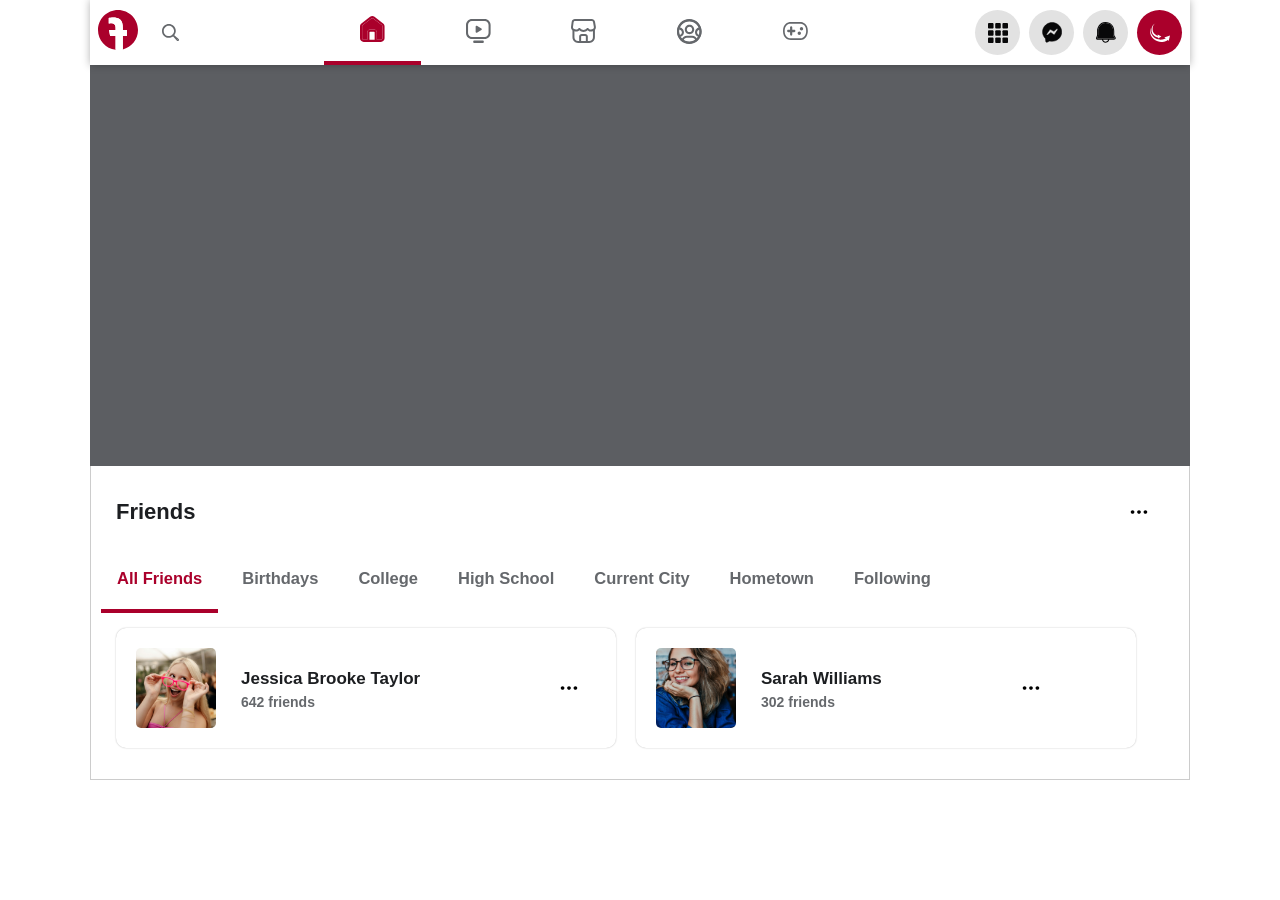
<file: index.html>
<!DOCTYPE html>
<html lang="en">
<head>
  <meta charset="UTF-8">
  <meta name="viewport" content="width=device-width, initial-scale=1.0">
  <title>Fakebook</title>
  <link rel="stylesheet" href="assets/css/main.css">
  <link rel="icon" href="assets/img/logos/fakebook-logo.svg" type="image/svg+xml">
  
</head>
<body>
  <div class="container">
    <header>
      <nav>
        <div class="nav-left">
          <a href="index.html" class="nav-logo">
            <img src="assets/img/logos/fakebook-logo.svg" alt="Fakebook Logo">
          </a>
          <div class="search"> 
              <img class="search-icon" src="assets/img/icons/search.svg" alt="search">
          </div>
        </div>
        <div class="nav-links main-nav">
          <button class="navlinks active" onclick="openMainTab(event, 'home')" id="defaultOpen">
          <img class="nav-icons"  src="assets/img/icons/home-outline.svg" 
              data-icon="assets/img/icons/home-outline.svg"  data-icon-active="assets/img/icons/home-fill.svg" alt="Home">
          </button>
          <button class="navlinks">
            <img class="nav-icons" src="assets/img/icons/video-outline.svg" alt="Videos">
          </button>
          <button class="navlinks">
            <img class="nav-icons" src="assets/img/icons/marketplace-outline.svg" alt="Marketplace">
          </button>
          <button class="navlinks">
            <img class="nav-icons" src="assets/img/icons/groups-outline.svg" alt="Groups">
          </button>
          <button class="navlinks">
            <img class="nav-icons game-icon" src="assets/img/icons/games-outline.svg" alt="Games">
          </button>
        </div>
        <ul class="nav-links">
          <li><a href="#"><img class="nav-icons" src="assets/img/icons/menu-black.svg" alt="Menu"></a></li>
          <li><a href="#"><img class="nav-icons" src="assets/img/icons/messages-black.svg" alt="Messages"></a></li>
          <li><a href="#"><img class="nav-icons" src="assets/img/icons/notification-black.svg" alt="Notifications"></a></li>
          <li class="profile-icon"><a href="#"><img class="nav-icons" src="assets/img/icons/cybepathways-icon-white.svg" alt="CyberPathways Icon"></a></li>
        </ul>
      </nav>
    </header>

    <div class="fakebook-page tabcontent" id="home">
      <section class="fakebook-header">
        <div class="header-img">
        </div>
        <div class="border"></div>
      </section>

      <section class="profile-section friends-list-main">
          <div class="fb-section fb-section-title">
            <h1>Friends</h1>
            <div class="btn more-dots">
                  <img src="assets/img/icons/more-fill.svg">
            </div>
          </div>
            <div class="tab">
              <button class="tablinks active" onclick="openProfileTab(event, 'posts')" id="defaultOpen">All Friends</button>
              <button class="tablinks">Birthdays</button>
              <button class="tablinks">College</button>
              <button class="tablinks">High School</button>
              <button class="tablinks">Current City</button>
              <button class="tablinks">Hometown</button>
              <button class="tablinks">Following</button>
            </div>

            <div class="fb-section friends-list-grid">
             <!-- Profile One: Jessica Brooke Taylor -->
              <a href="/profiles/jessica-b-taylor/index.html" class="friends-list-item">
                <div class="profile-photo friends-list-img profile-img">
                    <img src="/profiles/jessica-b-taylor/assets/img/posts/birthday/birthday-jess.jpg">
                </div>
                <div class="friends-list-info">
                  <p class="friend-name">Jessica Brooke Taylor</p>
                  <span class="friend-name-qty">642 friends</span>
                </div>
                <div class="btn more-dots">
                  <img src="assets/img/icons/more-fill.svg">
                </div>
              </a>

              <!-- Profile Two: Sarah Williams -->
              <a href="/profiles/sarah-williams/index.html" class="friends-list-item">
                <div class="profile-photo friends-list-img profile-img">
                    <img src="/profiles/sarah-williams/assets/img/sarah-williams.jpg">
                </div>
                <div class="friends-list-info">
                  <p class="friend-name">Sarah Williams</p>
                  <span class="friend-name-qty">302 friends</span>
                </div>
                <div class="btn more-dots">
                  <img src="assets/img/icons/more-fill.svg">
                </div>
              </a>
            </div>
        </div>
      </section>

    </div>
  </div>
  <script src="assets/js/main.js"></script>
</body>
</html>
</file>
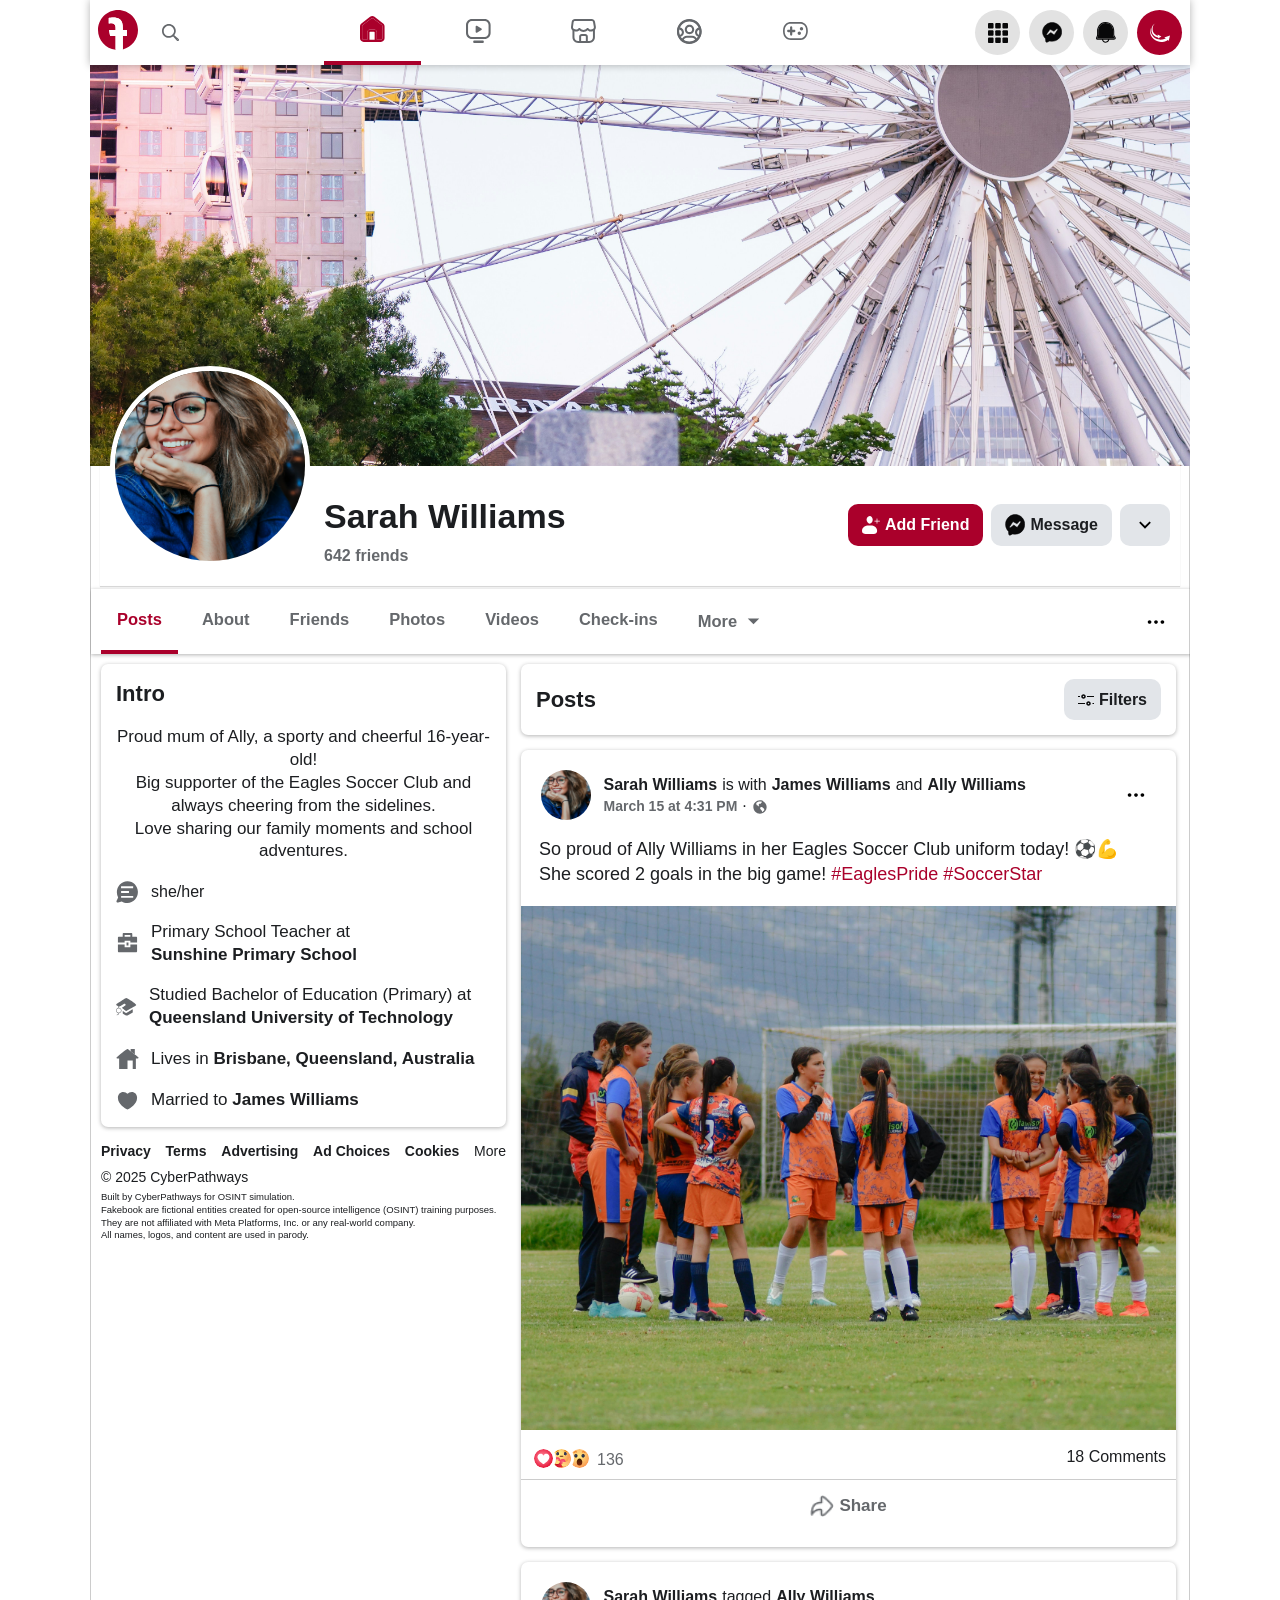
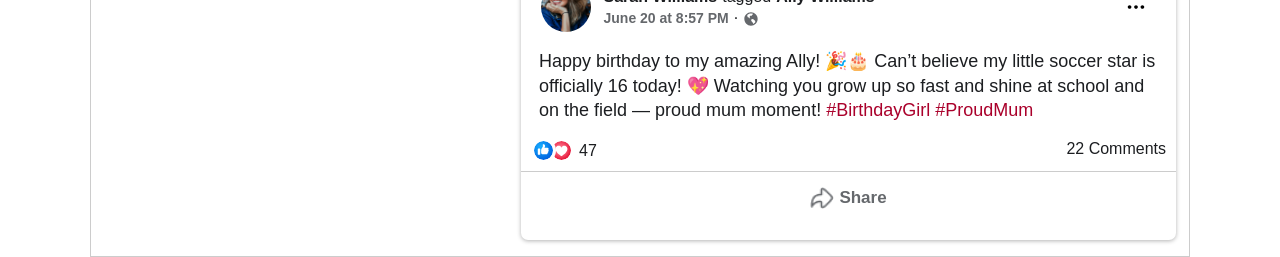
<file: profiles/sarah-williams/index.html>
<!DOCTYPE html>
<html lang="en">
<head>
<meta charset="UTF-8">
<meta name="viewport" content="width=device-width, initial-scale=1.0">

<!--=============== SEO & LINK PREVIEWS ===============-->
<meta name="description" content="A mock social media profile built as an OSINT and social engineering awareness demo for the Australian Schools Cyber Challenge.">
<meta name="author" content="Tia Darvell">
<meta property="og:type" content="website">
<meta property="og:site_name" content="Fakebook: OSINT Awareness Demo">
<meta property="og:url" content="https://fakebook-osint.netlify.app/">
<meta property="og:title" content="Fakebook | OSINT & Social Engineering Demo">
<meta property="og:description" content="A fictional profile showing how much a public social media page can reveal to an attacker. A cyber awareness teaching tool by Tia Darvell.">
<meta property="og:image" content="https://fakebook-osint.netlify.app//og-image.png">
<meta property="og:image:width" content="1200">
<meta property="og:image:height" content="627">
<meta property="og:image:alt" content="Fakebook, a mock social media profile used for cyber awareness teaching">
<meta name="twitter:card" content="summary_large_image">

<title>Fakebook</title>
<link rel="stylesheet" href="/assets/css/main.css">
<link rel="icon" href="/assets/img/logos/fakebook-logo.svg" type="image/svg+xml">
</head>

<body>
  <div class="container">
    <header>
      <nav>
        <div class="nav-left">
          <a href="/index.html" class="nav-logo">
            <img src="/assets/img/logos/fakebook-logo.svg" alt="Fakebook Logo">
          </a>
          <div class="search"> 
              <img class="search-icon" src="/assets/img/icons/search.svg" alt="search">
          </div>
        </div>
        <div class="nav-links main-nav">
          <button class="navlinks active" onclick="openMainTab(event, 'home')" id="defaultOpen">
          <img class="nav-icons"  src="/assets/img/icons/home-outline.svg" 
              data-icon="/assets/img/icons/home-outline.svg"  data-icon-active="/assets/img/icons/home-fill.svg" alt="Home">
          </button>
          <button class="navlinks">
            <img class="nav-icons" src="/assets/img/icons/video-outline.svg" alt="Videos">
          </button>
          <button class="navlinks">
            <img class="nav-icons" src="/assets/img/icons/marketplace-outline.svg" alt="Marketplace">
          </button>
          <button class="navlinks">
            <img class="nav-icons" src="/assets/img/icons/groups-outline.svg" alt="Groups">
          </button>
          <button class="navlinks">
            <img class="nav-icons game-icon" src="/assets/img/icons/games-outline.svg" alt="Games">
          </button>
        </div>
        <ul class="nav-links">
          <li><a href="#"><img class="nav-icons" src="/assets/img/icons/menu-black.svg" alt="Menu"></a></li>
          <li><a href="#"><img class="nav-icons" src="/assets/img/icons/messages-black.svg" alt="Messages"></a></li>
          <li><a href="#"><img class="nav-icons" src="/assets/img/icons/notification-black.svg" alt="Notifications"></a></li>
          <li class="profile-icon"><a href="#"><img class="nav-icons" src="/assets/img/icons/cybepathways-icon-white.svg" alt="CyberPathways Icon"></a></li>
        </ul>
      </nav>
    </header>

    <div class="fakebook-page tabcontent" id="home">
      <section class="fakebook-header">
        <div class="header-img">
          <img src="/profiles/sarah-williams/assets/img/brisbane-ferriswheel.jpg">
        </div>
        <div class="profile-header">
          <div class="profile-img">
            <img src="/profiles/sarah-williams/assets/img/sarah-williams.jpg">
          </div>
          <div class="profile-title">
            <h1>Sarah Williams</h1>
            <div class="friends-sum">
              <p><span>642</span> friends</p>
            </div>
          </div>
          <div class="profile-btns">
            <div class="add-btn btn">
              <img src="/assets/img/icons/add-white.svg" class="btn-icon">
              Add Friend</div>
            <div class="message-btn btn">
                  <img src="/assets/img/icons/messages-black.svg" class="btn-icon">
              Message</div>
            <div class="more-btn btn" >
              <img src="/assets/img/icons/arrow-down-s-line.svg">
            </div>
          </div>
        </div>
        <div class="border"></div>
      </section>

      <section class="profile-nav">
        <div class="tab">
          <button class="tablinks active" onclick="openProfileTab(event, 'posts')" id="defaultOpen">Posts</button>
          <button class="tablinks">About</button>
          <button class="tablinks">Friends</button>
          <button class="tablinks">Photos</button>
          <button class="tablinks">Videos</button>
          <button class="tablinks">Check-ins</button>
          <button class="tablinks">More <img src="/assets/img/icons/arrow-down-s-fill.svg"></button>
        </div>

        <div class="btn more-dots">
          <img src="/assets/img/icons/more-fill.svg">
        </div>
      </section>

      <section class="profile-section">
        <div id="posts" class="profile-tabcontent active">
          <!-- Left Sidebar -->
          <div class="left-content">
            <!-- Intro -->
            <div class="fb-section intro"><h1>Intro</h1>
              <p>Proud mum of Ally, a sporty and cheerful 16-year-old! <br>
                Big supporter of the Eagles Soccer Club and always cheering from the sidelines. <br>
                Love sharing our family moments and school adventures.</p>

              <div class="intro-line">
                <img src="/assets/img/icons/pronouns-color.svg"> she/her
              </div>
              <div class="intro-line">
                <img src="/assets/img/icons/briefcase-4-fill.svg"><p>Primary School Teacher at <br><span>Sunshine Primary School</span></p>
              </div>
              <div class="intro-line">
                <img src="/assets/img/icons/education-color.svg"><p>Studied Bachelor of Education (Primary) at <span>Queensland University of Technology</span></p>
              </div>
              <div class="intro-line">
                <img src="/assets/img/icons/lives-color.svg"><p>Lives in <span>Brisbane, Queensland, Australia</span></p>
              </div>
              <div class="intro-line">
                <img src="/assets/img/icons/heart-3-fill.svg"><p>Married to<span> James Williams</span></p>
              </div>
            </div>

            <!-- Footer -->
            <footer class="footer">
              <ul class="footer-list">
                <li class="footer-bold">Privacy</li>
                <li class="footer-bold">Terms</li>
                <li class="footer-bold">Advertising</li>
                <li class="footer-bold">Ad Choices</li>
                <li class="footer-bold">Cookies</li>
                <li>More</li>
              </ul>
              <p>&copy; 2025 CyberPathways</p>
              <div class="disclaimer">
                <p>Built by CyberPathways for OSINT simulation.</p>
                <p>Fakebook are fictional entities created for open-source intelligence (OSINT) training purposes.</p>
                <p>They are not affiliated with Meta Platforms, Inc. or any real-world company.</p>
                <p>All names, logos, and content are used in parody.</p>
              </div>
            </footer>
          </div>

          <!-- Right Sidebar -->
          <div class="right-content">
            <div class="fb-section fb-section-title">
              <h1>Posts</h1>
              <div class="filters-btn btn">
                  <img src="/assets/img/icons/filter-black.svg">
                  Filters</div>
            </div>

            <!-- POST ONE -->
            <div class="fb-section post-temp">
              <div class="post-header">
                <div class="profile-img">
                  <img src="/profiles/sarah-williams/assets/img/sarah-williams.jpg">
                </div>
                <div class="post-info">
                  <div>
                    <h3>Sarah Williams</h3> <span>is with </span> <h3>James Williams</h3> <span>and</span> <h3>Ally Williams</h3>
                  </div>
                   <div>
                    <p>March 15 at 4:31 PM </p>
                    <span>·</span> 
                    <img src="/assets/img/icons/earth-fill.svg">
                  </div>
                </div>
                  <div class="btn more-dots">
                      <img src="/assets/img/icons/more-fill.svg">
                  </div>
              </div>
              <div class="words-post">
                <p>So proud of Ally Williams in her Eagles Soccer Club uniform today! ⚽️💪  
                  <br>She scored 2 goals in the big game! <span>#EaglesPride</span> <span>#SoccerStar</span></p>
              </div>
              <div class="post">
                <img src="/profiles/sarah-williams/assets/img/soccer-group.jpg">
              </div>
              <div class="post-summary">
                <div class="emojis-grp">
                  <div class="emoji-pair">
                    <img src="/assets/img/emojis/love.svg" class="emoji">
                    <img src="/assets/img/emojis/emoji-love.svg" class="emoji">
                    <img src="/assets/img/emojis/emoji-shock.svg" class="emoji">
                  </div>
                    <p class="emoji-count">136</p>
                </div>
                <p class="post-comments">18 Comments</p>
              </div>
              <div class="post-footer">
                <div class="share-btn">
                  <img src="/assets/img/icons/share-outline.png">
                  <p>Share</p></div>
              </div>
            </div>

            <!-- POST TWO -->
            <div class="fb-section post-temp">
              <div class="post-header">
                <div class="profile-img">
                  <img src="/profiles/sarah-williams/assets/img/sarah-williams.jpg">
                </div>
                <div class="post-info">
                  <div>
                    <h3>Sarah Williams</h3> <span>tagged</span> <h3>Ally Williams</h3>
                  </div>
                  <div>
                      <p>June 20 at 8:57 PM </p>
                      <span>·</span> 
                      <img src="/assets/img/icons/earth-fill.svg">
                    </div>
                </div>
                  <div class="btn more-dots">
                      <img src="/assets/img/icons/more-fill.svg">
                  </div>
              </div>
              <div class="words-post">
              <p>Happy birthday to my amazing Ally! 🎉🎂   
                Can’t believe my little soccer star is officially 16 today! 💖  
                Watching you grow up so fast and shine at school and on the field — proud mum moment!  
                <span>#BirthdayGirl</span> <span>#ProudMum</span></p>
              </div>
              <div class="post-summary">
                <div class="emojis-grp">
                  <div class="emoji-pair">
                    <img src="/assets/img/emojis/like.svg" class="emoji">
                    <img src="/assets/img/emojis/love.svg" class="emoji">
                  </div>
                  <p>47</p>
                </div>
                <p class="post-comments">22 Comments</p>
              </div>
              <div class="post-footer">
                <div class="share-btn">
                  <img src="/assets/img/icons/share-outline.png">
                  <p>Share</p></div>
              </div>
            </div>

          </div>
        <!-- Other Tabs -->
        <div id="about" class="tabcontent"><h3>About</h3><p>About content...</p></div>
        <div id="friends" class="tabcontent"><h3>Friends</h3><p>Friends content...</p></div>
        <div id="photos" class="tabcontent"><h3>Photos</h3><p>Photos content...</p></div>
        <div id="videos" class="tabcontent"><h3>Videos</h3><p>Videos content...</p></div>
        <div id="checkins" class="tabcontent"><h3>Check-ins</h3><p>Check-ins content...</p></div>
        <div id="more" class="tabcontent"><h3>More</h3><p>More content...</p></div>
      </section>
    </div>
  </div>
  <script src="/assets/js/main.js"></script>
</body>
</html>
</file>
<file: assets/css/main.css>
/* Variables */
:root {
  --base-cherry: #FB3C44;
  --base-grape: #7D74FF;
  --base-lemon: #F9CF00;
  --base-lime: #3FBB46;
  --base-pink: #FA61BA;
  --base-teal: #14B898;
  --blue-link: var(--cyberpathways-red);
  --cyberpathways-red: #AA002B;
  --cyberpathways-navy: #00304A;
  --background-color: #fff;
  --text-color: #1c1e21;
  --divider-on-color: #5C5E62;
  --btn-grey: #E2E5E9;
  --btn-grey-hover: #c9c9c9;
  --date-color: #65686C;
  --header-height: 65px;
  --body-font: Helvetica, Arial, sans-serif;
  --h1-size: 22px;
}

/* Reset and base styles */
*, *::before, *::after {
  margin: 0;
  padding: 0;
  box-sizing: border-box;
  font-family: var(--body-font);
}

body {
  display: flex;
  justify-content: center;
  align-items: center;
}

.container {
  background: var(--background-color);
  color: var(--text-color);
  line-height: 1.34;
  overflow-x: hidden;
  touch-action: manipulation;
  max-width: 1100px;
}

h1 {
  font-size: var(--h1-size);
}

.p-bold {
  font-weight: 600;
}

/* Navigation */
nav {
  position: fixed;
  top: 0;
  z-index: 1000;
  width: 1100px;
  background-color: var(--background-color);
  height: var(--header-height);
  display: flex;
  justify-content: space-between;
  align-items: center;
  padding: 5px 8px;
  box-shadow: 0 0 8px rgba(0, 0, 0, 0.3);
}

.nav-left {
    gap: 10px;
}

.nav-logo img {
  width: 40px;
}

.nav-links,
nav > div {
  display: flex;
  justify-content: space-between;
  align-items: center;
}

.nav-links a img {
    width: 20px;
}

.main-nav {
  width: 520px;
}

.nav-links li,
.search {
  width: 45px;
  height: 45px;
  border-radius: 50%;
  display: flex;
  justify-content: center;
  align-items: center;
}

.nav-links li {
    background-color: rgb(226, 226, 226);
}

.nav-links .profile-icon{
  background-color: var(--cyberpathways-red);
}

.nav-links .profile-icon:hover {
  background-color: var(--cyberpathways-navy);
}
 
.nav-links a {
    display:flex;
    justify-content: center;
    align-items: center;
}

.nav-links{
    gap: 9px;
}

.navlinks.active {
  border-bottom: 4px solid var(--blue-link);
}

.navlinks {
    border:none;
    background: none;
    height: var(--header-height);
    width: 250px;
}

.nav-icons {
  width: 25px;
}

.search-icon {
    width: 37%;
}


/* Buttons */
.btn {
  background-color: var(--btn-grey);
  border-radius: 10px;
  padding: 10px 14px;
  font-weight: 600;
  display: flex;
  align-items: center;
  justify-content: center;
  cursor: pointer;
}

.more-dots {
    color:#000;
    background: #fff;
}

.more-dots:hover {
  background-color: none!important;
}

.more-dots img {
    width: 22px;
}

.btn-icon {
    width: 20px;
}

.more-btn {
    background-color: var(--btn-grey);
    width: 50px;
    color: #000;
}

.add-btn, .message-btn, .filters-btn {
    gap: 5px;
}

.add-btn {
    background-color: var(--blue-link);
    color: #fff;
}

.add-btn .btn-icon {
  width: 18px;
}

.share-btn {
    display: flex;
    gap: 5px;
    justify-content: center;
    color: var(--date-color);
}

.share-btn img {
    height: 22px;
    width: 24px;
}

.message-btn:hover, 
.more-btn:hover,
.filters-btn:hover,
.nav-links li:hover {
  background-color: var(--btn-grey-hover);
}

/* Profile Header */
.fakebook-header {
  display: flex;
  flex-direction: column;
  align-items: center;
}

.header-img {
  background-color: var(--divider-on-color);
  width: 1100px;
  height: 460px;
  overflow: hidden;  
  display: flex;
  align-items: end;
}

.profile-header {
  margin-top: -110px;
  display: flex;
  justify-content: space-between;
  align-items: flex-end;
  padding: 10px;
  width: 1080px;
  padding-bottom: 20px;
  box-shadow: 0 1px 1px rgba(0, 0, 0, 0.15);
}

.profile-img {
  width: 200px;
  height: 200px;
  border: 5px solid white;
  border-radius: 50%;
  overflow: hidden;        /* Hides overflow for round corners */
}

.header-img img,
.profile-img img {
  width: 100%;
  height: 100%;
  object-fit: cover;       /* Ensures image fills container neatly */
  display: block;
}

.profile-title {
  display: flex;
  flex-direction: column;
  gap: 5px;
  width: 520px;
  margin-left: 10px;
}

.profile-title h1 {
  font-size: 34px;
  font-weight: 700;
}

.profile-title p {
    font-weight: 700;
     font-size: 16px;
}

.profile-btns {
  display: flex;
  gap: 8px;
  margin-bottom: 20px;
}

/* Profile Tabs */
.profile-nav {
  width: 1100px;
  box-shadow: 0 0.5px 4px rgba(0, 0, 0, 0.3);
  padding: 0 10px;
  display: flex;
  align-items: center;
  justify-content: space-between;
  margin-top: 3px;
}

.tab {
  display: flex;
  gap: 8px;
  height: 65px;
  background-color: var(--background-color);
  color: var(--date-color);
}

.tab button {
  background: none;
  border: none;
  padding: 0 16px;
  font-size: 16.5px;
  font-weight: 600;
  border-bottom: 4px solid transparent;
  height: 65px;
  cursor: pointer;
  transition: 0.3s;
}

.tablinks{
    color: var(--date-color);
}

.tablinks img {
    width: 23px;
    margin-bottom:  -5px;
}

.tab button.active {
  color: var(--blue-link);
  border-bottom: 4px solid var(--blue-link);
}

.tabcontent {
    display:none;
    padding: 6px 0;
    border: 1px solid #ccc;
    border-top: none;
}

.profile-tabcontent {
  display: none;
}
.profile-tabcontent.active {
  display: flex;
    gap: 5px;
}

/* Layout */
.profile-section {
  display: flex;
  padding: 10px 10px 10px 10px;
}

.left-content,
.right-content {
  display: flex;
  flex-direction: column;
  gap: 15px;
}

.left-content {
  width: 415px;
  position: sticky;
  top: var(--header-height);
  padding-right: 10px;
}

.right-content {
  width: 655px;
}

/* Sections */
.fb-section {
  background: white;
  border-radius: 7px;
  padding: 15px;
  box-shadow: 0 1px 4px rgba(0, 0, 0, 0.3);
}

.fb-section-title {
  display: flex;
  justify-content: space-between;
  align-items: center;
}

.fb-section-title h1:hover {
  text-decoration: underline;
  cursor: pointer;
}
.link-text {
  color: var(--blue-link);
  cursor: pointer;
}

.link-text:hover {
  text-decoration: underline;
}

/* Grids */
.grid {
  display: grid!important;
  grid-template-columns: repeat(3, 1fr);
  gap: 4px;
  padding-top: 10px;
}

.profile-photo,
.friend-img {
  width: 120px;
  height: 120px;
  overflow: hidden;        /* Crops anything outside the shape */
  display: flex;
  align-items: center;
  justify-content: center;
  background-color: #ccc;  /* Optional: fallback bg */
}

.profile-photo.friend-img img {
  width: 100%;
  height: 100%;
  object-fit: cover;       /* Key: ensures the image fills the shape */
  display: block;
}


.friend-img {
  border-radius: 10px;
}

.friends-sum {
    color: var(--date-color);
}

.friend-name {
  font-size: 14px;
  font-weight: 600;
  padding-top: 4px;
}

.friend-item:hover {
  cursor: pointer;
}

.curv-left-top { border-radius: 10px 0 0 0; }
.curv-right-top { border-radius: 0 10px 0 0; }
.curv-left-bottom { border-radius: 0 0 0 10px; }
.curv-right-bottom { border-radius: 0 0 10px 0; }

.title-num {
    color: var(--date-color);
}

/* Posts */
.post-temp {
  padding: 15px 0;
  display: flex;
  flex-direction: column;
  gap: 4px;
}

.post-header {
  display: flex;
  align-items: center;
  justify-content: space-between;
  padding: 0 15px;
}

.post-header .profile-img {
    width: 60px;
    height: 60px;
}

.post-info {
    width: 80%;
}

.shared-post {
  width: 95%;
}

.shared-post-main {
  display:flex;
  align-items:center;
}

.shared-post-main .post-summary,
.shared-post-main .post-header {
  width: 100%;
}

.post-info div {
  display:flex;
  justify-content: left;
  align-items: center;
  gap: 5px;
}

.post-info span {
    font-weight: 400;
}

.post-info h3,
.post-info span {
    font-size: 16px;
}

.post-info p,
.post-info p span {
    font-size: 14px;
    color: var(--date-color);
    gap: 5px;
}

.post-info p span:hover {
  text-decoration: underline;
  cursor:pointer;
}

.post-info img {
    width: 16px;
    margin-bottom: -2.5px;
}

.post-info h3,
.post-info p {
  margin: 0;
  font-weight: 600;
}

.post-info h3:hover,
.post-info p:hover {
  text-decoration: underline;
  cursor: pointer;
}

.post-info span:hover{
  text-align: none;
  cursor: text;
}

.words-post{
  margin: 8px;
  padding: 0 10px
}

.words-post p {
  font-size: 18px;
}

.words-post span {
  color: var(--blue-link);
}

.words-post span:hover {
  text-decoration: underline;
}

.post {
  height: fit-content;
}

.post img {
  width: 100%;
  height: auto;
}

.post, .video-post {
  margin: 8px 0;
  display: flex;
  justify-content: center;
  align-items: center;
  overflow: hidden;
}

.video-post {
  height: 600px;
  width: 100%;
}

.video-post video {
  width: 100%;
  height: 100%;
  object-fit: cover; /* Crop to fill, Facebook-style */
}

.post-summary {
  display: flex;
  justify-content: space-between;
  padding: 4px 10px;
}

.emoji {
  width: 25px;
  height: 25px;
  border: 1px solid var(--background-color);
}

.emojis-grp {
  gap: 5px;
}

.emoji-pair {
  display: flex;
  position: relative;
}

.emoji-pair .emoji {
  margin-left: -7px; /* controls overlap */
  z-index: 1;
  background: white;        /* prevents transparency issues */
}

.emoji-pair .emoji:first-child,
.emoji-pair .emoji:nth-child(2),
.emoji-pair .emoji:nth-child(3) {
  border: 3px solid white!important; /* white border */
  border-radius: 50%;       /* makes it circular if the images are square */
}

.emoji-pair .emoji:first-child {
  margin-left: 0;
  z-index: 3;
}

.emoji-pair .emoji:nth-child(2) {
  z-index: 2;
}

.emoji-pair .emoji:nth-child(3) {
  z-index: 1;
}

.emoji-pair:hover,
.emoji-count:hover
{
  cursor: pointer;
}

.emoji-pair p:hover {
  text-decoration: underline;
}

.emoji-count {
  color: var(--date-color);
  font-size: 16px;
  padding-top: 3px;
}

.emoji-count:hover{
  text-decoration: underline;
}

.emojis-grp,
.emoji-pair {
  display:flex;
  justify-content: center;
  align-items: center;
}


.post-info .arrow-right {
  transform: rotate(-90deg);
  width: 18px;
}

.post-comments:hover {
  text-decoration: underline;
  cursor: pointer;
}

.post-footer .share-btn {
  width: 100%;
  padding: 15px;
  text-align: center;
  border-top: 1px solid rgba(0, 0, 0, 0.2);
  font-size: 17px;
  font-weight: 600;
  cursor: pointer;
}

.intro {
  display:flex;
  flex-direction: column;
  gap: 18px;
  justify-content: center;
}

.intro p {
  text-align: center;
  font-size: 17px;
}

.intro-line {
  justify-content: left;
  align-items: center;
  display: flex;
  gap: 4px;
}

.intro-line p {
  text-align: left;
}

.intro-line span {
  font-weight: 600;
}

.intro-line span:hover {
  text-decoration: underline;
  cursor: pointer;
}

.intro-line img {
  width: 23px;
  margin-right: 8px;
}

/* Birthday Wishes */
.wishes {
  gap: 15px;
  display: flex;
  justify-content: center;
  align-items: center;
}

.wishes .post-header{
  justify-content: space-between;
  width: 100%;
}

.wishes .post-header p {
  padding-left: 5px;
}

.wishes .post-footer p:hover{
  text-decoration: underline;
  cursor: pointer;
}

.wish-post{
  width: 97%;
}

/* Life Event */
.life-event-item {
    width: 185px;
    height: 300px;
    border-radius: 5px;
    border: 3px solid var(--btn-grey);
    background-color: white;
    justify-content: center;
    display: flex;
    flex-direction: column;
    align-items: center;
    gap: 3px;
    text-align: center;
    padding: 10px;
}

.life-event-post span {
  color: var(--date-color);
}

.life-event-item:hover {
  cursor:pointer;
  border: 0.5px solid var(--date-color);
  padding: 12px;
}

.life-event-icon {
  background-color: var(--blue-link);
  width: 50px;
  height: 50px;
  border-radius: 50%;
  display:flex;
  align-items:center;
  justify-content:center;
  margin-bottom: 10px;
}

.life-event-icon img {
  width: 25px!important;
  height: 25px!important;
}

.life-event-title {
  font-weight: 600;
  font-size: 15px;
}

.life-event-date {
  font-size: 13.5px;
}

.life-event-post {
  display: flex;
  flex-direction: column;
  gap: 2px;
  justify-content: center;
  align-items: center;
  padding: 5px 0;
}

.icon-post {
  width: 67%;
}

.ring {
  height: 67%;
}

/* Photo Grid */
/* Container for the image grid */
.photo-grid {
  display: flex;
  width: 100%;
 /* height: 350px; /* Fixed height for consistent appearance */
  overflow: hidden;
  border-radius: 8px;
  gap: 4px;
}

/* Shared layout for left and right panels */
.photo-grid-left,
.photo-grid-right {
  overflow: hidden;
  display: flex;
  flex-direction: column;
  height: 100%;
}

.photo-grid-left {
  flex: 3;
}

/* Left side gets 2/3 of the space */
.photo-grid-left.valentines {
  flex: 2;
}

.photo-grid-right {
  flex: 2;
}

/* Right side gets 1/3 of the space */
.photo-grid-right.valentines {
  flex: 1;
}

/* Images inside the grid */
.photo-grid img,
.photo-grid-left img,
.photo-grid-right img {
  width: 100%;
  height: 100%;
  object-fit: cover;
  display: block;
  border: none;
}

/* Optional: use this if right column has two stacked images */
.photo-grid-right img {
  flex: 1;
  border-top: 1px solid white;
}

.photo-grid-right img:first-child {
  border-bottom: 2px solid white;
}

/* Footer */
footer {
  font-size: 14px;
}

.footer-list {
  display: flex;
  justify-content: space-between;
  align-items: center;
  padding-bottom: 8px;
  list-style: none;
}

.footer-list li:hover {
  text-decoration: underline;
  cursor: pointer;
}

.footer-bold {
  font-weight: 600;
}

.disclaimer {
  font-size: 9.5px;
  padding-top: 4px;
}


/*============*/
.friends-list-main {
  display: flex;
  flex-direction: column;
}

.friends-list-main .fb-section {
  box-shadow: none;
}

.friends-list-grid {
  display: flex;
  flex-flow: row wrap;
  gap: 20px;
}

.friends-list-item {
  width: 500px;
  padding: 15px;
  border-radius: 10px;
  box-shadow: 0 0 1.5px rgba(0, 0, 0, 0.3);
  text-decoration: none;
}

.friends-list-item,
.friends-list-info  {
  display: flex;
  gap: 20px;
}

.friends-list-info {
  flex-direction: column;
  row-gap: 2px;
  justify-content: center;
}

.friends-list-img {
  width: 90px;
  height: 90px;
  border-radius: 10px;
}

.friends-list-info .friend-name {
    font-size: 17px;
    color: var(--text-color)
}

.friends-list-info  .friend-name-qty {
  font-weight: 600;
  font-size: 14px;
  color: var(--date-color)
}

.friends-list-item .more-dots {
  margin-left: 6.5rem;
}
</file>
